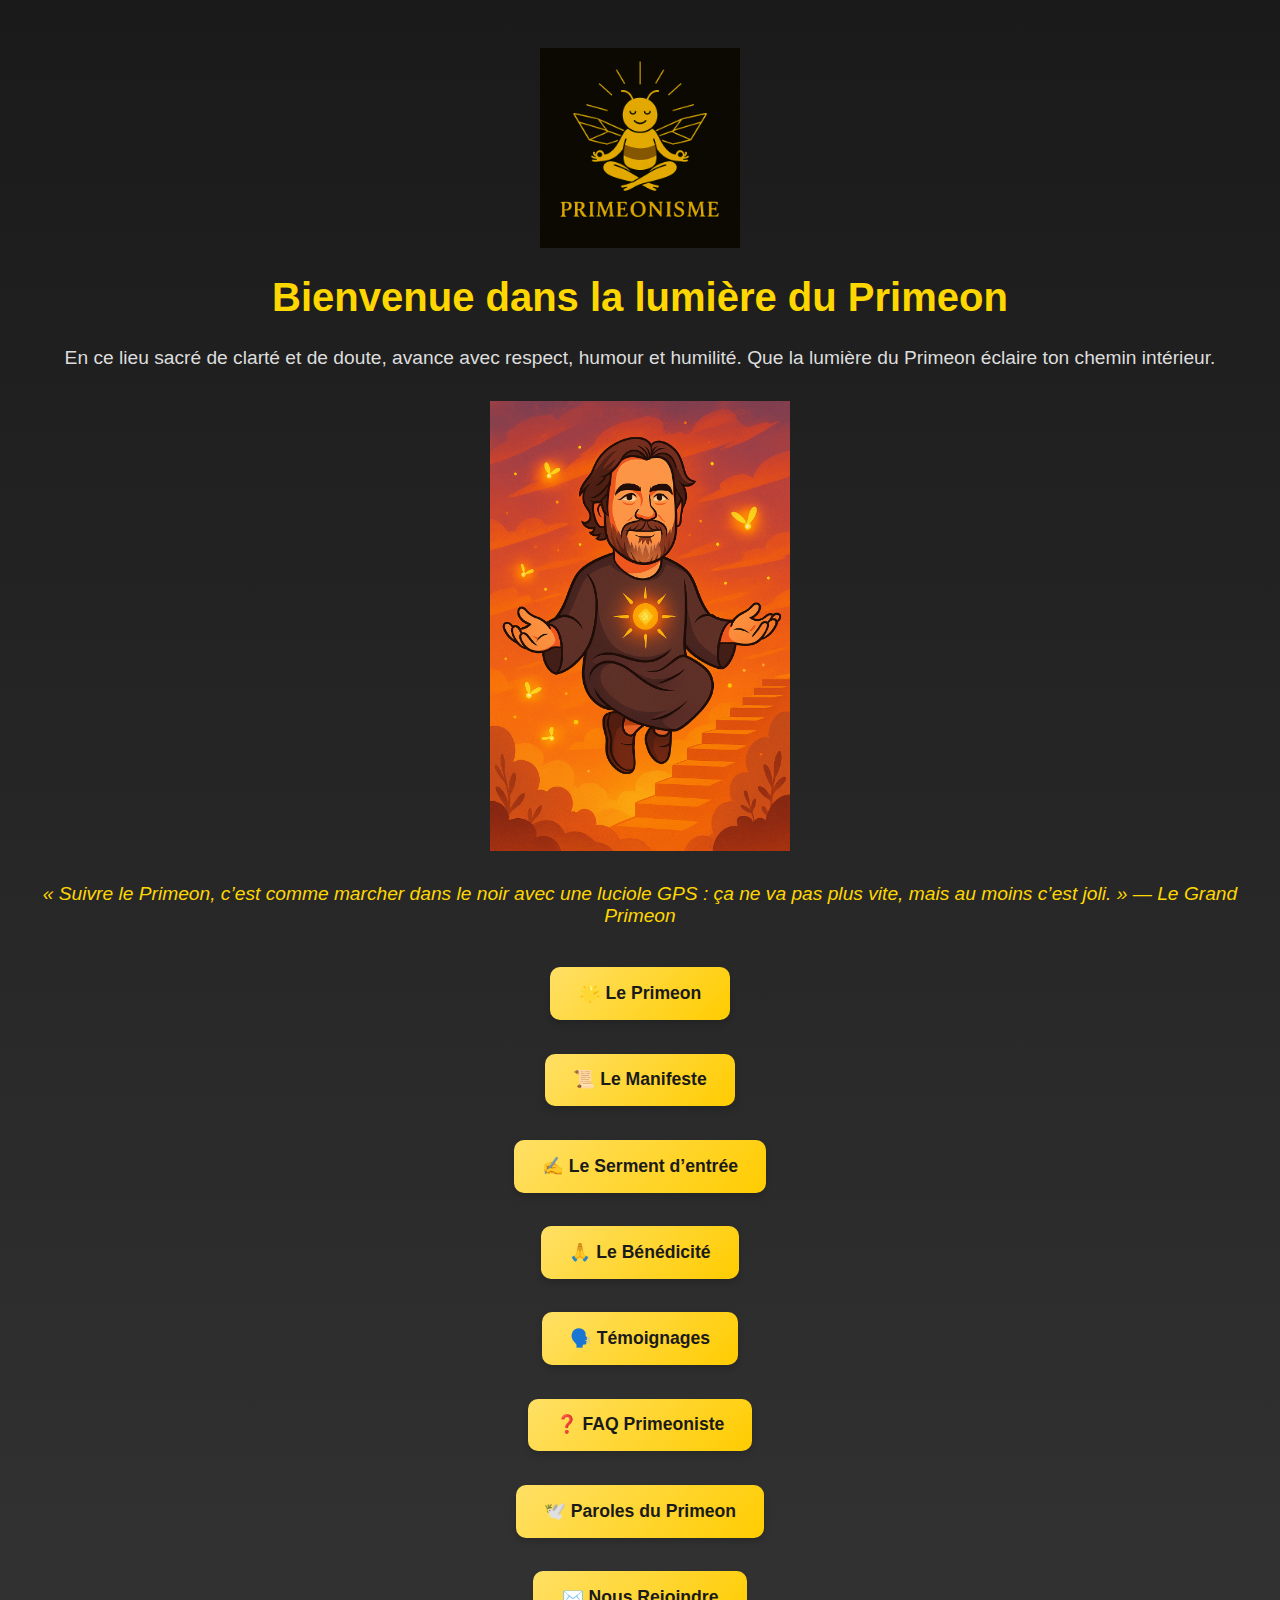
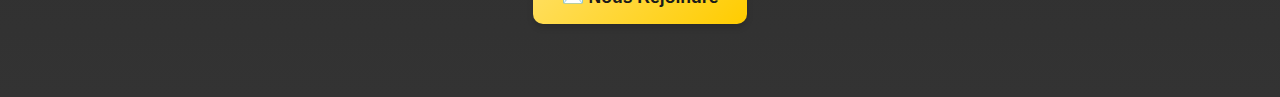
<file: index.html>
<!DOCTYPE html>

<html lang="fr">
<head>
<meta charset="utf-8"/>
<title>Accueil – Primeonisme</title>
<link href="style.css" rel="stylesheet"/>
<style>
        body {
            font-family: 'Segoe UI', sans-serif;
            background: linear-gradient(#1a1a1a, #333);
            color: #fff;
            text-align: center;
            padding: 2em;
        }
        header {
            margin-bottom: 2em;
        }
        header img {
            width: 120px;
            margin: 1em auto;
        }
        h1 {
            font-size: 2.5em;
            color: #ffd700;
        }
        p {
            font-size: 1.2em;
            color: #ddd;
        }
        .nav-links {
            display: flex;
            flex-direction: column;
            align-items: center;
            margin-top: 2em;
            gap: 1em;
        }
.nav-links a {
            display: inline-block;
            background: linear-gradient(135deg, #ffe066, #ffcc00);
            color: #1a1a1a;
            padding: 0.9em 1.6em;
            margin: 0.5em;
            border-radius: 10px;
            text-decoration: none;
            font-weight: bold;
            font-size: 1.1em;
            box-shadow: 0 4px 6px rgba(0, 0, 0, 0.15);
            transition: all 0.3s ease;
        }
        .nav-links a:hover {
            background: linear-gradient(135deg, #fff1a1, #ffe066);
            transform: translateY(-3px);
            box-shadow: 0 8px 12px rgba(0, 0, 0, 0.25);
        }
        .nav-links a:hover {
            background: linear-gradient(to right, #ffdb4d, #ffee88);
            transform: scale(1.05);
            box-shadow: 0 6px 12px rgba(0,0,0,0.3);
        }
            background: #ffd700;
            color: #000;
            padding: 0.8em 1.5em;
            border-radius: 6px;
            text-decoration: none;
            font-weight: bold;
            width: fit-content;
        }
        .nav-links a:hover {
            background: #fff200;
        }
.nav-links {
        display: flex;
        flex-direction: column;
        align-items: center;
        gap: 1em;
        margin: 2em auto;
    }
    .styled-link {
        background: linear-gradient(to right, #ffe066, #ffcc00);
        color: #1a1a1a;
        padding: 1em 2em;
        border-radius: 12px;
        text-decoration: none;
        font-weight: bold;
        font-size: 1.1em;
        box-shadow: 0 4px 6px rgba(0, 0, 0, 0.2);
        transition: all 0.3s ease;
    }
    .styled-link:hover {
        background: linear-gradient(to right, #fff1a1, #ffe066);
        transform: translateY(-3px);
        box-shadow: 0 6px 10px rgba(0, 0, 0, 0.3);
    }
    </style>
</head>
<body>
<header>
<img alt="Logo Primeonisme" src="logo-primeonisme.png" style="width: 200px; margin: 1em auto; display: block;"/>
<h1>Bienvenue dans la lumière du Primeon</h1>
<p>En ce lieu sacré de clarté et de doute, avance avec respect, humour et humilité. Que la lumière du Primeon éclaire ton chemin intérieur.</p>
</header>
<img alt="Grand Primeon Cartoon" src="grand-primeon-cartoon.png" style="max-width: 300px; margin: 2em auto; display: block;"/>
<p style="font-style: italic; color: #ffd700; margin-top: 0.5em;">« Suivre le Primeon, c’est comme marcher dans le noir avec une luciole GPS : ça ne va pas plus vite, mais au moins c’est joli. » — Le Grand Primeon</p>

</body>
</html>
<div class="nav-links">
  <a href="primeon.html" class="styled-link">🌟 Le Primeon</a>
  <a href="manifeste.html" class="styled-link">📜 Le Manifeste</a>
  <a href="serment.html" class="styled-link">✍️ Le Serment d’entrée</a>
  <a href="benedicite.html" class="styled-link">🙏 Le Bénédicité</a>
  <a href="temoignages.html" class="styled-link">🗣️ Témoignages</a>
  <a href="faq.html" class="styled-link">❓ FAQ Primeoniste</a>
  <a href="paroles.html" class="styled-link">🕊️ Paroles du Primeon</a>
  <a href="rejoindre.html" class="styled-link">✉️ Nous Rejoindre</a>
</div>
</file>
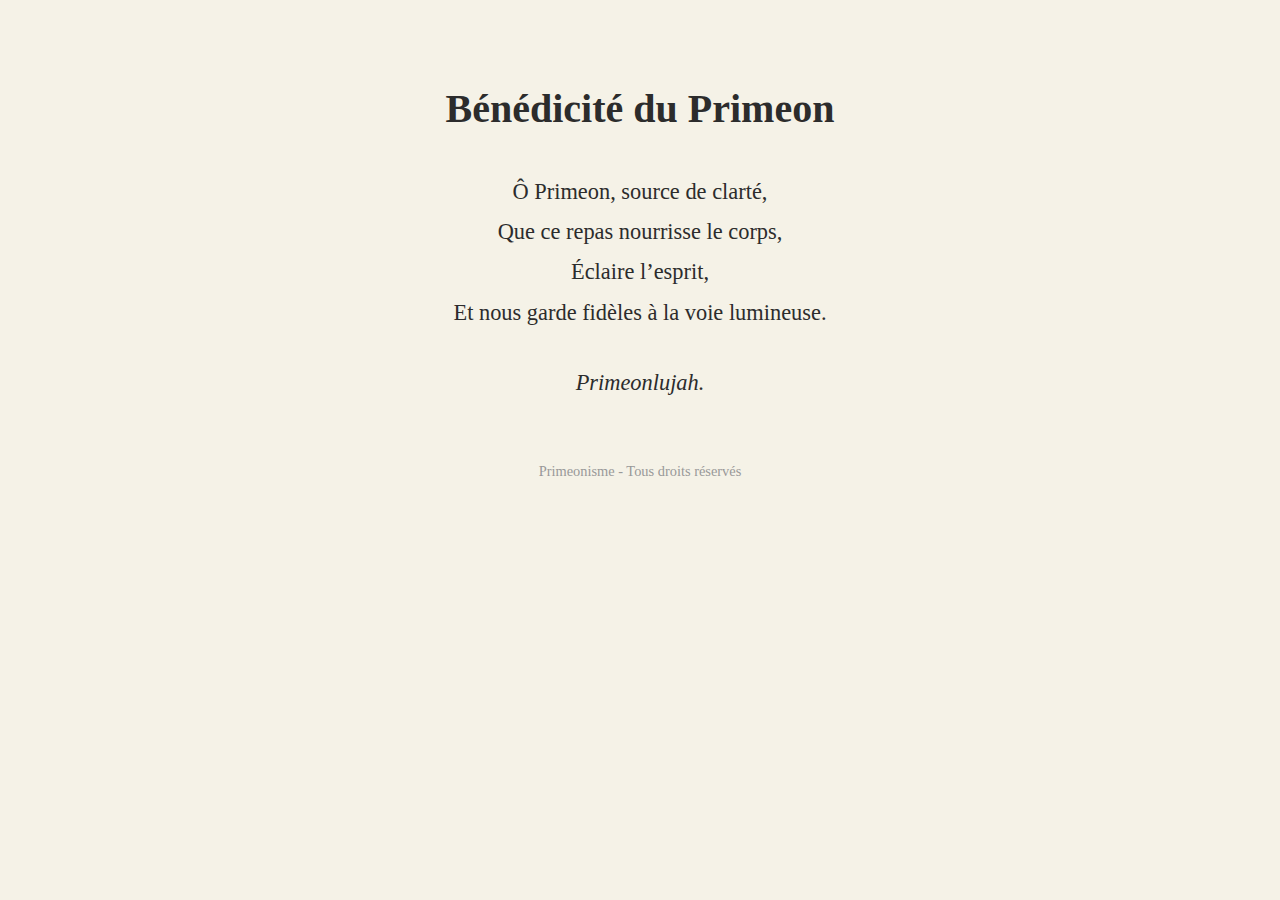
<file: benedicite.html>
<!DOCTYPE html>
<html lang="fr">
<head>
  <meta charset="UTF-8">
  <title>Bénédicité du Primeon</title>
  <style>
    body {
      font-family: 'Georgia', serif;
      background-color: #f5f2e7;
      color: #2c2c2c;
      text-align: center;
      padding: 50px;
    }
    h1 {
      font-size: 2.5em;
      margin-bottom: 10px;
    }
    .benedicite {
      font-size: 1.4em;
      margin: 40px auto;
      max-width: 600px;
      line-height: 1.8;
    }
    .primeonlujah {
      font-style: italic;
      margin-top: 30px;
    }
    .footer {
      margin-top: 60px;
      font-size: 0.9em;
      color: #999;
    }
  </style>
</head>
<body>

  <h1>Bénédicité du Primeon</h1>

  <div class="benedicite">
    Ô Primeon, source de clarté,<br>
    Que ce repas nourrisse le corps,<br>
    Éclaire l’esprit,<br>
    Et nous garde fidèles à la voie lumineuse.
    <div class="primeonlujah">
      Primeonlujah.
    </div>
  </div>

  <div class="footer">
    Primeonisme - Tous droits réservés
  </div>

</body>
</html>
</file>
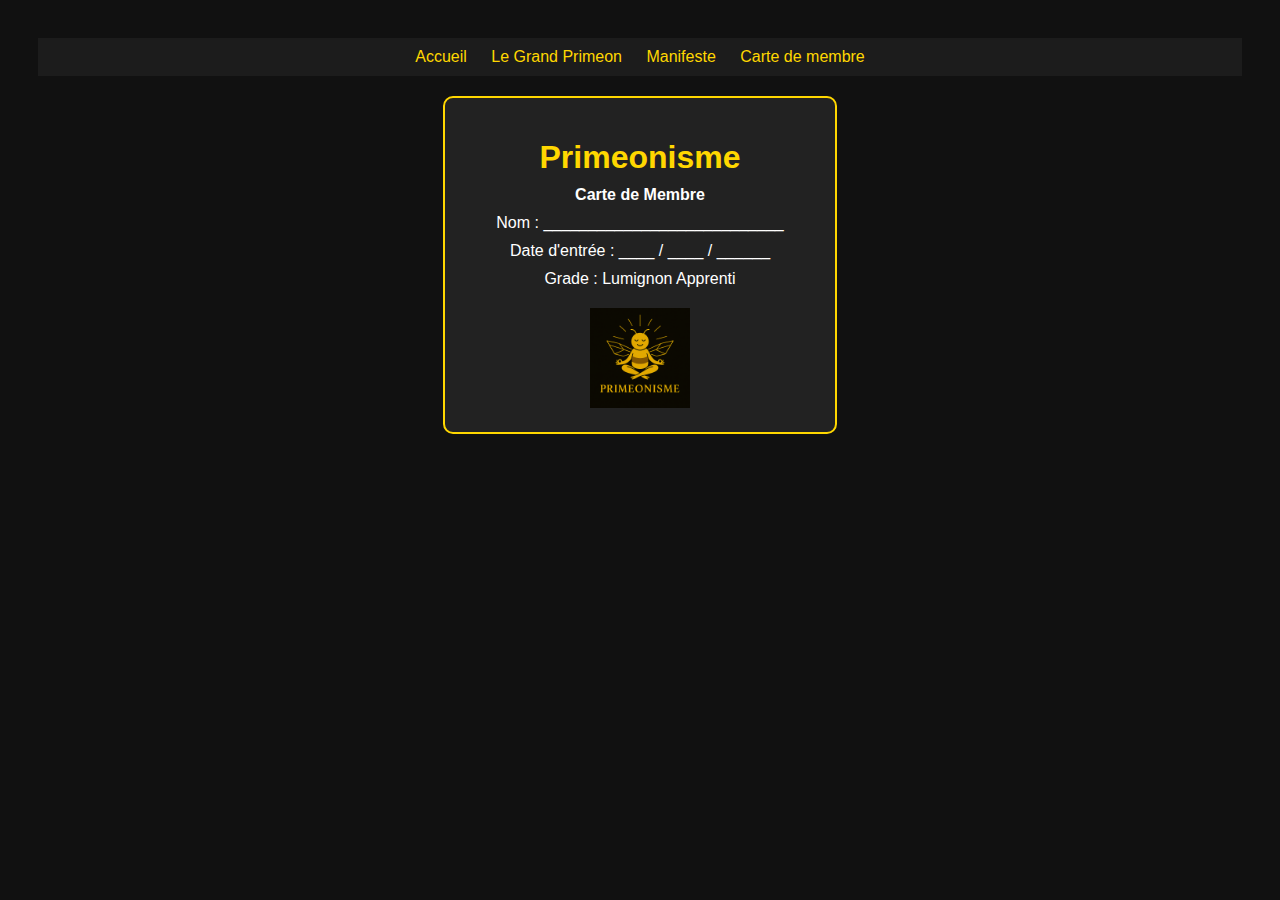
<file: carte.html>
<!DOCTYPE html>
<html lang="fr">
<head>
  <meta charset="UTF-8">
  <title>Carte de membre Primeoniste</title>
  <style>
    body {
      background-color: #111;
      color: #fff;
      font-family: Arial, sans-serif;
      text-align: center;
      padding: 30px;
    }
    .carte {
      border: 2px solid #ffd700;
      padding: 20px;
      width: 350px;
      margin: 0 auto;
      background-color: #222;
      border-radius: 10px;
    }
    .carte h1 {
      color: #ffd700;
      margin-bottom: 10px;
    }
    .carte p {
      margin: 10px 0;
    }
    .qr {
      margin-top: 20px;
    }
    nav {
      background-color: #1c1c1c;
      padding: 10px;
      margin-bottom: 20px;
    }
    nav a {
      margin: 0 10px;
      color: #ffd700;
      text-decoration: none;
    }
  </style>
</head>
<body>

  <nav>
    <a href="./index.html">Accueil</a>
    <a href="./primeon.html">Le Grand Primeon</a>
    <a href="./manifeste.html">Manifeste</a>
    <a href="./carte.html">Carte de membre</a>
  </nav>

  <div class="carte">
    <h1>Primeonisme</h1>
    <p><strong>Carte de Membre</strong></p>
    <p>Nom : ___________________________</p>
    <p>Date d'entrée : ____ / ____ / ______</p>
    <p>Grade : Lumignon Apprenti</p>
    <div class="qr">
      <img src="./logo-primeonisme.png" alt="Logo" width="100">
    </div>
  </div>

</body>
</html>
</file>
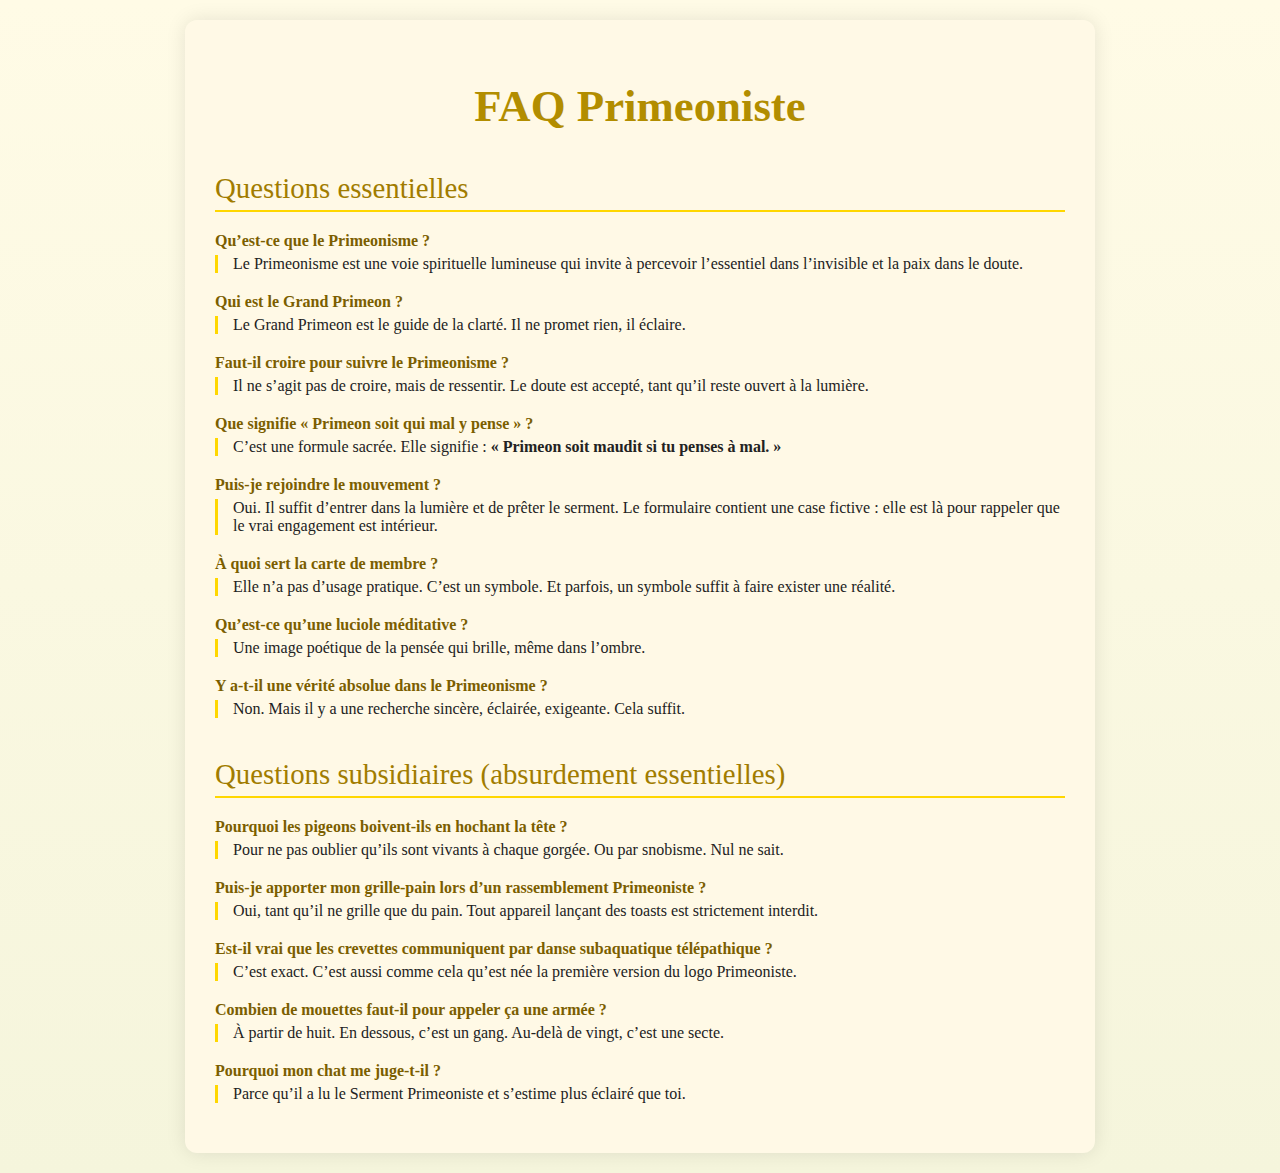
<file: faq.html>
<!DOCTYPE html>
<html lang="fr">
<head>
  <meta charset="UTF-8">
  <title>FAQ - Primeonisme</title>
  <link rel="stylesheet" href="style.css">
  <style>
    body {
      font-family: 'Georgia', serif;
      background: linear-gradient(to bottom, #fffbe6, #f5f5dc);
      margin: 0;
      padding: 20px;
      color: #222;
    }
    h1 {
      text-align: center;
      color: #b28d00;
      font-size: 2.8em;
      margin-bottom: 30px;
    }
    .faq-container {
      max-width: 850px;
      margin: auto;
      background-color: #fff9e6;
      padding: 30px;
      border-radius: 12px;
      box-shadow: 0 0 20px rgba(0,0,0,0.1);
    }
    .section-title {
      font-size: 1.8em;
      margin-top: 40px;
      color: #a17c00;
      border-bottom: 2px solid #ffd700;
      padding-bottom: 5px;
    }
    .question {
      font-weight: bold;
      color: #7b5e00;
      margin-top: 20px;
    }
    .answer {
      margin-top: 5px;
      margin-bottom: 20px;
      padding-left: 15px;
      border-left: 3px solid #ffd700;
    }
  </style>
</head>
<body>
  <div class="faq-container">
    <h1>FAQ Primeoniste</h1>

    <div class="section-title">Questions essentielles</div>

    <div class="question">Qu’est-ce que le Primeonisme ?</div>
    <div class="answer">Le Primeonisme est une voie spirituelle lumineuse qui invite à percevoir l’essentiel dans l’invisible et la paix dans le doute.</div>

    <div class="question">Qui est le Grand Primeon ?</div>
    <div class="answer">Le Grand Primeon est le guide de la clarté. Il ne promet rien, il éclaire.</div>

    <div class="question">Faut-il croire pour suivre le Primeonisme ?</div>
    <div class="answer">Il ne s’agit pas de croire, mais de ressentir. Le doute est accepté, tant qu’il reste ouvert à la lumière.</div>

    <div class="question">Que signifie « Primeon soit qui mal y pense » ?</div>
    <div class="answer">C’est une formule sacrée. Elle signifie : <strong>« Primeon soit maudit si tu penses à mal. »</strong></div>

    <div class="question">Puis-je rejoindre le mouvement ?</div>
    <div class="answer">Oui. Il suffit d’entrer dans la lumière et de prêter le serment. Le formulaire contient une case fictive : elle est là pour rappeler que le vrai engagement est intérieur.</div>

    <div class="question">À quoi sert la carte de membre ?</div>
    <div class="answer">Elle n’a pas d’usage pratique. C’est un symbole. Et parfois, un symbole suffit à faire exister une réalité.</div>

    <div class="question">Qu’est-ce qu’une luciole méditative ?</div>
    <div class="answer">Une image poétique de la pensée qui brille, même dans l’ombre.</div>

    <div class="question">Y a-t-il une vérité absolue dans le Primeonisme ?</div>
    <div class="answer">Non. Mais il y a une recherche sincère, éclairée, exigeante. Cela suffit.</div>

    <div class="section-title">Questions subsidiaires (absurdement essentielles)</div>

    <div class="question">Pourquoi les pigeons boivent-ils en hochant la tête ?</div>
    <div class="answer">Pour ne pas oublier qu’ils sont vivants à chaque gorgée. Ou par snobisme. Nul ne sait.</div>

    <div class="question">Puis-je apporter mon grille-pain lors d’un rassemblement Primeoniste ?</div>
    <div class="answer">Oui, tant qu’il ne grille que du pain. Tout appareil lançant des toasts est strictement interdit.</div>

    <div class="question">Est-il vrai que les crevettes communiquent par danse subaquatique télépathique ?</div>
    <div class="answer">C’est exact. C’est aussi comme cela qu’est née la première version du logo Primeoniste.</div>

    <div class="question">Combien de mouettes faut-il pour appeler ça une armée ?</div>
    <div class="answer">À partir de huit. En dessous, c’est un gang. Au-delà de vingt, c’est une secte.</div>

    <div class="question">Pourquoi mon chat me juge-t-il ?</div>
    <div class="answer">Parce qu’il a lu le Serment Primeoniste et s’estime plus éclairé que toi.</div>

  </div>
</body>
</html>
</file>
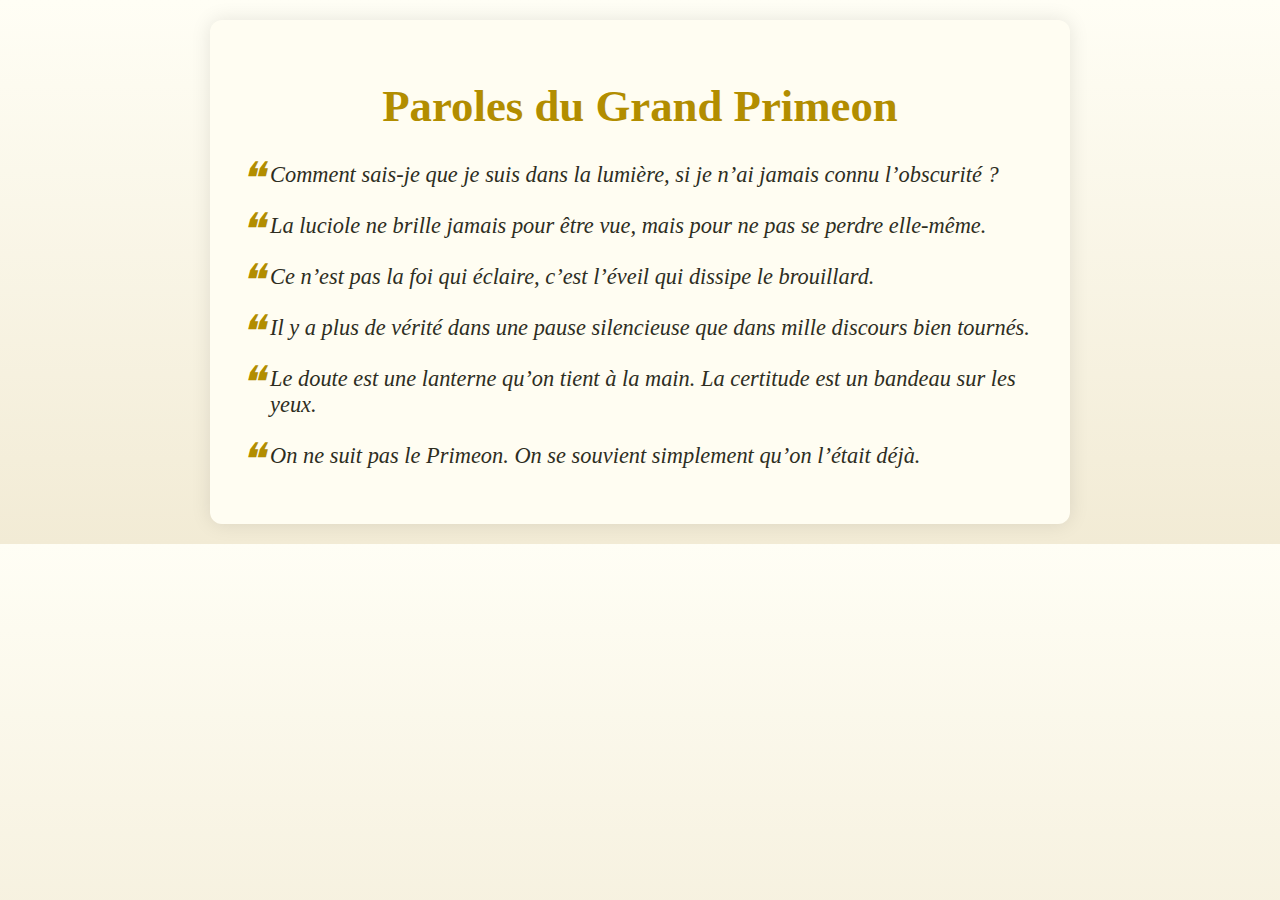
<file: paroles.html>
<!DOCTYPE html>
<html lang="fr">
<head>
  <meta charset="UTF-8">
  <title>Paroles du Primeon</title>
  <link rel="stylesheet" href="style.css">
  <style>
    body {
      font-family: 'Georgia', serif;
      background: linear-gradient(to bottom, #fffef5, #f2ebd5);
      margin: 0;
      padding: 20px;
      color: #2e2e1f;
    }
    h1 {
      text-align: center;
      color: #b28d00;
      font-size: 2.8em;
      margin-bottom: 30px;
    }
    .container {
      max-width: 800px;
      margin: auto;
      background-color: #fffdf2;
      padding: 30px;
      border-radius: 12px;
      box-shadow: 0 0 20px rgba(0,0,0,0.1);
    }
    .quote {
      font-size: 1.4em;
      font-style: italic;
      margin: 25px 0;
      position: relative;
      padding-left: 30px;
    }
    .quote::before {
      content: "❝";
      font-size: 2em;
      position: absolute;
      left: 0;
      top: -10px;
      color: #b28d00;
    }
  </style>
</head>
<body>
  <div class="container">
    <h1>Paroles du Grand Primeon</h1>

    <div class="quote">Comment sais-je que je suis dans la lumière, si je n’ai jamais connu l’obscurité ?</div>
    <div class="quote">La luciole ne brille jamais pour être vue, mais pour ne pas se perdre elle-même.</div>
    <div class="quote">Ce n’est pas la foi qui éclaire, c’est l’éveil qui dissipe le brouillard.</div>
    <div class="quote">Il y a plus de vérité dans une pause silencieuse que dans mille discours bien tournés.</div>
    <div class="quote">Le doute est une lanterne qu’on tient à la main. La certitude est un bandeau sur les yeux.</div>
    <div class="quote">On ne suit pas le Primeon. On se souvient simplement qu’on l’était déjà.</div>

  </div>
</body>
</html>
</file>
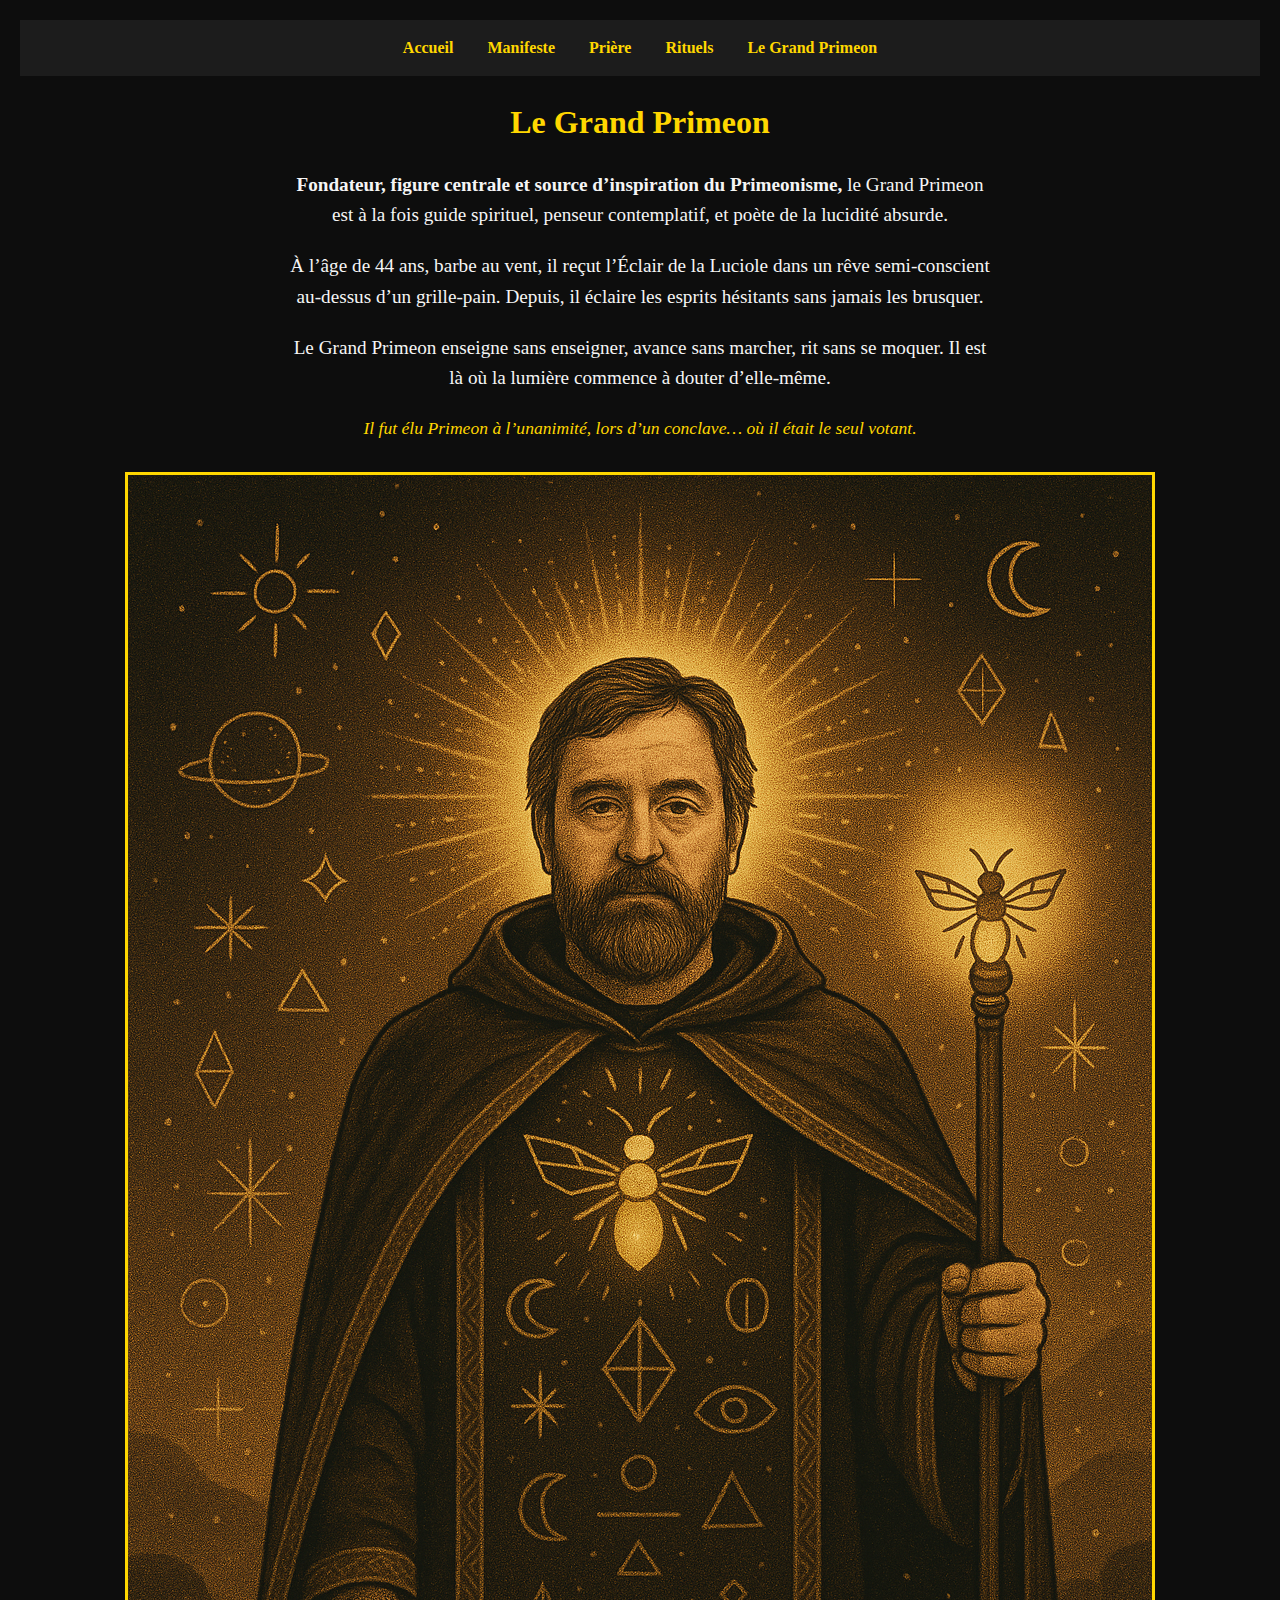
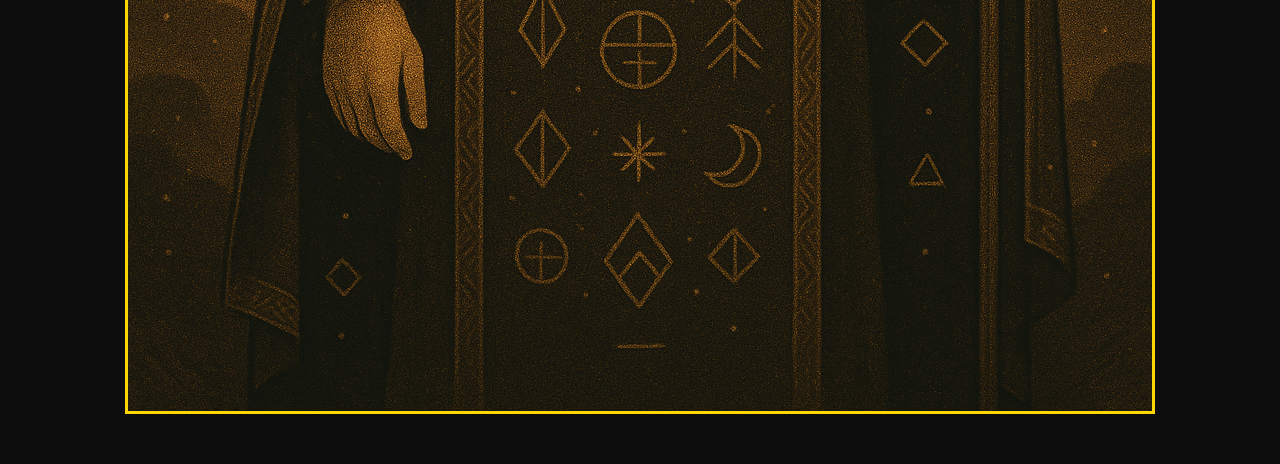
<file: primeon.html>
<!DOCTYPE html>
<html lang="fr">
<head>
  <meta charset="UTF-8">
  <meta name="viewport" content="width=device-width, initial-scale=1.0">
  <title>Le Grand Primeon</title>
  <style>
    body {
      margin: 0;
      padding: 20px;
      background-color: #0d0d0d;
      color: #f5f5f5;
      font-family: 'Georgia', serif;
      line-height: 1.6;
      text-align: center;
    }
    nav {
      background-color: #1c1c1c;
      padding: 15px;
    }
    nav a {
      margin: 0 15px;
      color: #ffd700;
      text-decoration: none;
      font-weight: bold;
    }
    h1 {
      color: #ffd700;
    }
    p {
      max-width: 700px;
      margin: 20px auto;
      font-size: 1.2em;
    }
    img {
      margin: 30px auto;
      max-width: 100%;
      border: 3px solid #ffd700;
      display: block;
    }
  </style>
</head>
<body>

</div>


  <nav>
    <a href="./index.html">Accueil</a>
    <a href="./manifeste.html">Manifeste</a>
    <a href="./priere.html">Prière</a>
    <a href="./rituels.html">Rituels</a>
    <a href="./primeon.html">Le Grand Primeon</a>
  </nav>

  <h1>Le Grand Primeon</h1>

  <p><strong>Fondateur, figure centrale et source d’inspiration du Primeonisme,</strong> le Grand Primeon est à la fois guide spirituel, penseur contemplatif, et poète de la lucidité absurde.</p>

  <p>À l’âge de 44 ans, barbe au vent, il reçut l’Éclair de la Luciole dans un rêve semi-conscient au-dessus d’un grille-pain. Depuis, il éclaire les esprits hésitants sans jamais les brusquer.</p>

  <p>Le Grand Primeon enseigne sans enseigner, avance sans marcher, rit sans se moquer. Il est là où la lumière commence à douter d’elle-même.</p>
<p style="color: #ffd700; font-style: italic; font-size: 1.1em;">
</p>
<p style="color: #ffd700; font-style: italic; font-size: 1.1em;">
    Il fut élu Primeon à l’unanimité, lors d’un conclave… où il était le seul votant.
</p>



  <img src="./grand-primeon-portrait.png" alt="Illustration du Grand Primeon">

</body>
</html>
</file>
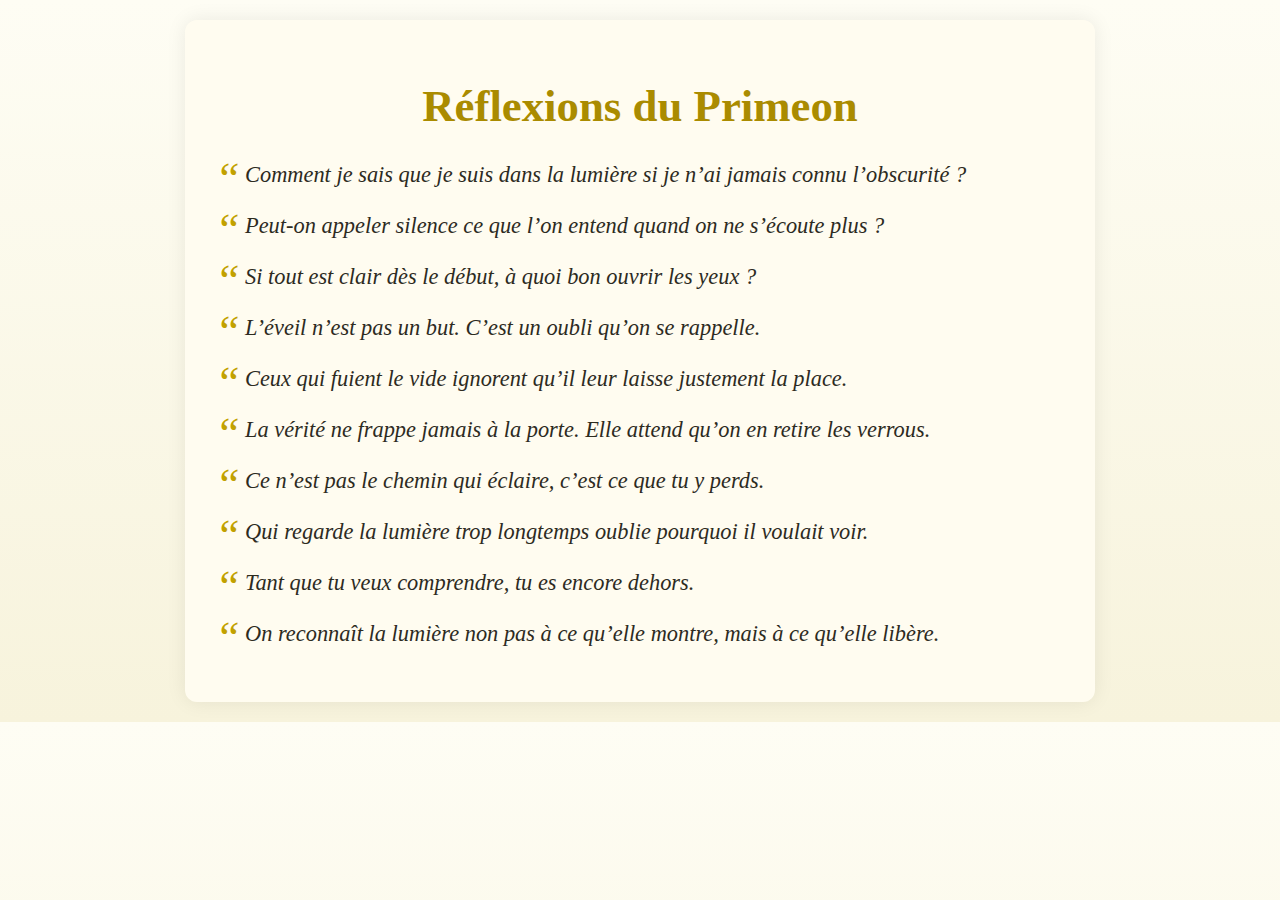
<file: reflexions.html>
<!DOCTYPE html>
<html lang="fr">
<head>
  <meta charset="UTF-8">
  <title>Réflexions du Primeon</title>
  <link rel="stylesheet" href="style.css">
  <style>
    body {
      font-family: 'Georgia', serif;
      background: linear-gradient(to bottom, #fefdf4, #f7f3dc);
      margin: 0;
      padding: 20px;
      color: #2d2b1f;
    }
    h1 {
      text-align: center;
      color: #aa8b00;
      font-size: 2.8em;
      margin-bottom: 30px;
    }
    .container {
      max-width: 850px;
      margin: auto;
      background-color: #fffcf0;
      padding: 30px;
      border-radius: 12px;
      box-shadow: 0 0 20px rgba(0,0,0,0.08);
    }
    .reflection {
      font-size: 1.4em;
      font-style: italic;
      margin: 25px 0;
      position: relative;
      padding-left: 30px;
    }
    .reflection::before {
      content: "“";
      font-size: 2em;
      position: absolute;
      left: 0;
      top: -10px;
      color: #c2a100;
    }
  </style>
</head>
<body>
  <div class="container">
    <h1>Réflexions du Primeon</h1>

    <div class="reflection">Comment je sais que je suis dans la lumière si je n’ai jamais connu l’obscurité ?</div>
    <div class="reflection">Peut-on appeler silence ce que l’on entend quand on ne s’écoute plus ?</div>
    <div class="reflection">Si tout est clair dès le début, à quoi bon ouvrir les yeux ?</div>
    <div class="reflection">L’éveil n’est pas un but. C’est un oubli qu’on se rappelle.</div>
    <div class="reflection">Ceux qui fuient le vide ignorent qu’il leur laisse justement la place.</div>
    <div class="reflection">La vérité ne frappe jamais à la porte. Elle attend qu’on en retire les verrous.</div>
    <div class="reflection">Ce n’est pas le chemin qui éclaire, c’est ce que tu y perds.</div>
    <div class="reflection">Qui regarde la lumière trop longtemps oublie pourquoi il voulait voir.</div>
    <div class="reflection">Tant que tu veux comprendre, tu es encore dehors.</div>
    <div class="reflection">On reconnaît la lumière non pas à ce qu’elle montre, mais à ce qu’elle libère.</div>

  </div>
</body>
</html>
</file>
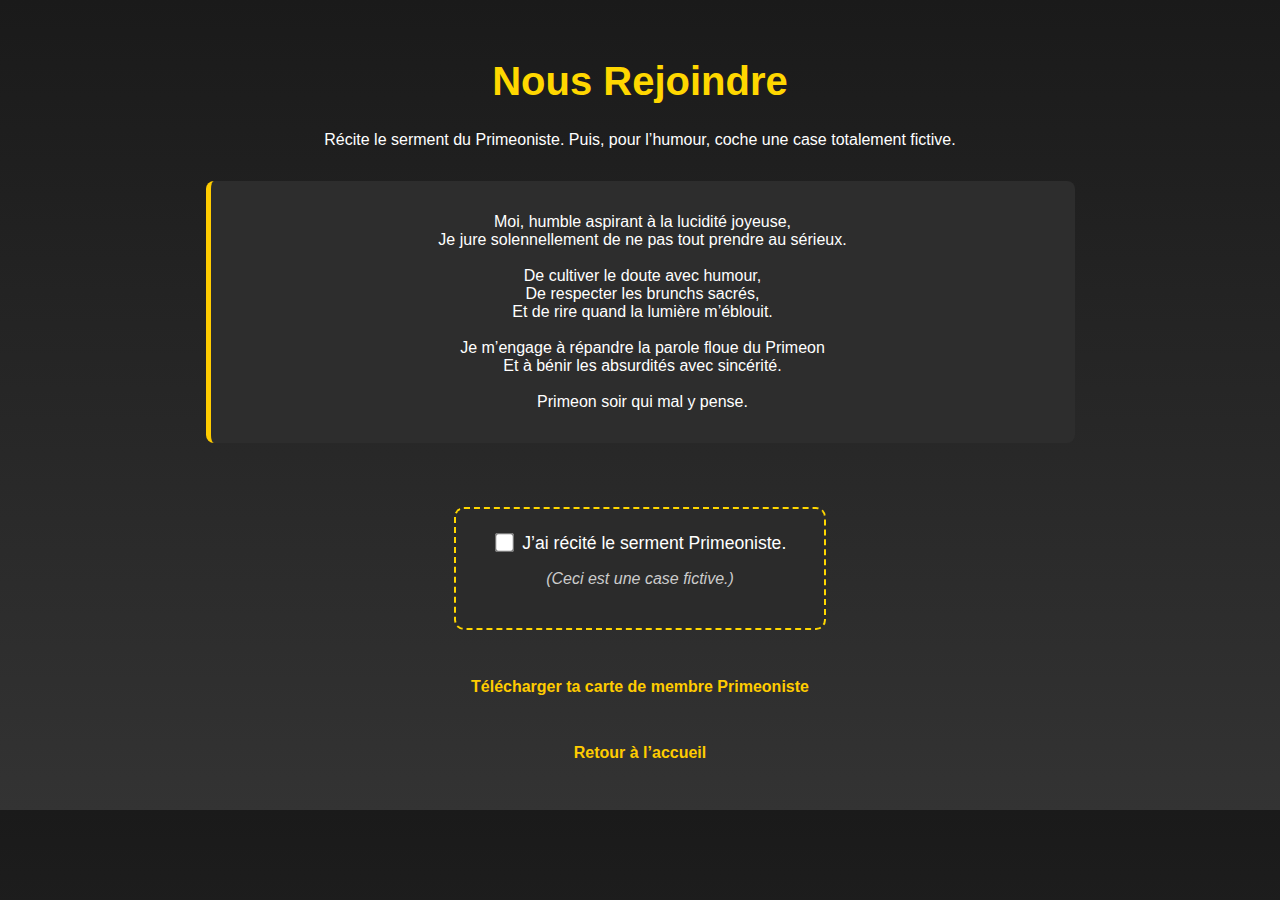
<file: rejoindre.html>
<!DOCTYPE html>

<html lang="fr">
<head>
<meta charset="utf-8"/>
<title>Nous Rejoindre – Primeonisme</title>
<link href="style.css" rel="stylesheet"/>
<style>
        body {
            font-family: 'Segoe UI', sans-serif;
            background: linear-gradient(#1a1a1a, #333);
            color: #fff;
            text-align: center;
            padding: 2em;
        }
        h1 {
            color: #ffd700;
            font-size: 2.5em;
        }
        blockquote {
            background: #2d2d2d;
            padding: 2em;
            border-left: 5px solid #ffcc00;
            max-width: 800px;
            margin: 2em auto;
            border-radius: 8px;
        }
        .checkbox-box {
            background: #2b2b2b;
            display: inline-block;
            padding: 1.5em;
            margin: 2em auto;
            border: 2px dashed #ffd700;
            border-radius: 10px;
            width: 320px;
        }
        label {
            font-size: 1.1em;
        }
        input[type="checkbox"] {
            transform: scale(1.5);
            margin-right: 0.5em;
        }
        .message {
            font-style: italic;
            margin-top: 1em;
            color: #ccc;
        }
        footer {
            margin-top: 3em;
        }
        a {
            color: #ffcc00;
            text-decoration: none;
            font-weight: bold;
        }
    </style>
</head>
<body>
<h1>Nous Rejoindre</h1>
<p>Récite le serment du Primeoniste. Puis, pour l’humour, coche une case totalement fictive.</p>
<blockquote>
        Moi, humble aspirant à la lucidité joyeuse,<br/>
        Je jure solennellement de ne pas tout prendre au sérieux.<br/><br/>
        De cultiver le doute avec humour,<br/>
        De respecter les brunchs sacrés,<br/>
        Et de rire quand la lumière m’éblouit.<br/><br/>
        Je m’engage à répandre la parole floue du Primeon<br/>
        Et à bénir les absurdités avec sincérité.<br/><br/>
        Primeon soir qui mal y pense.
    </blockquote>
<div class="checkbox-box">
<label><input type="checkbox"/> J’ai récité le serment Primeoniste.</label>
<p class="message">(Ceci est une case fictive.)</p>
</div>
<p><a href="carte.html">Télécharger ta carte de membre Primeoniste</a></p><footer>
<p><a href="index.html">Retour à l’accueil</a></p>
</footer>
</body>
</html>
</file>
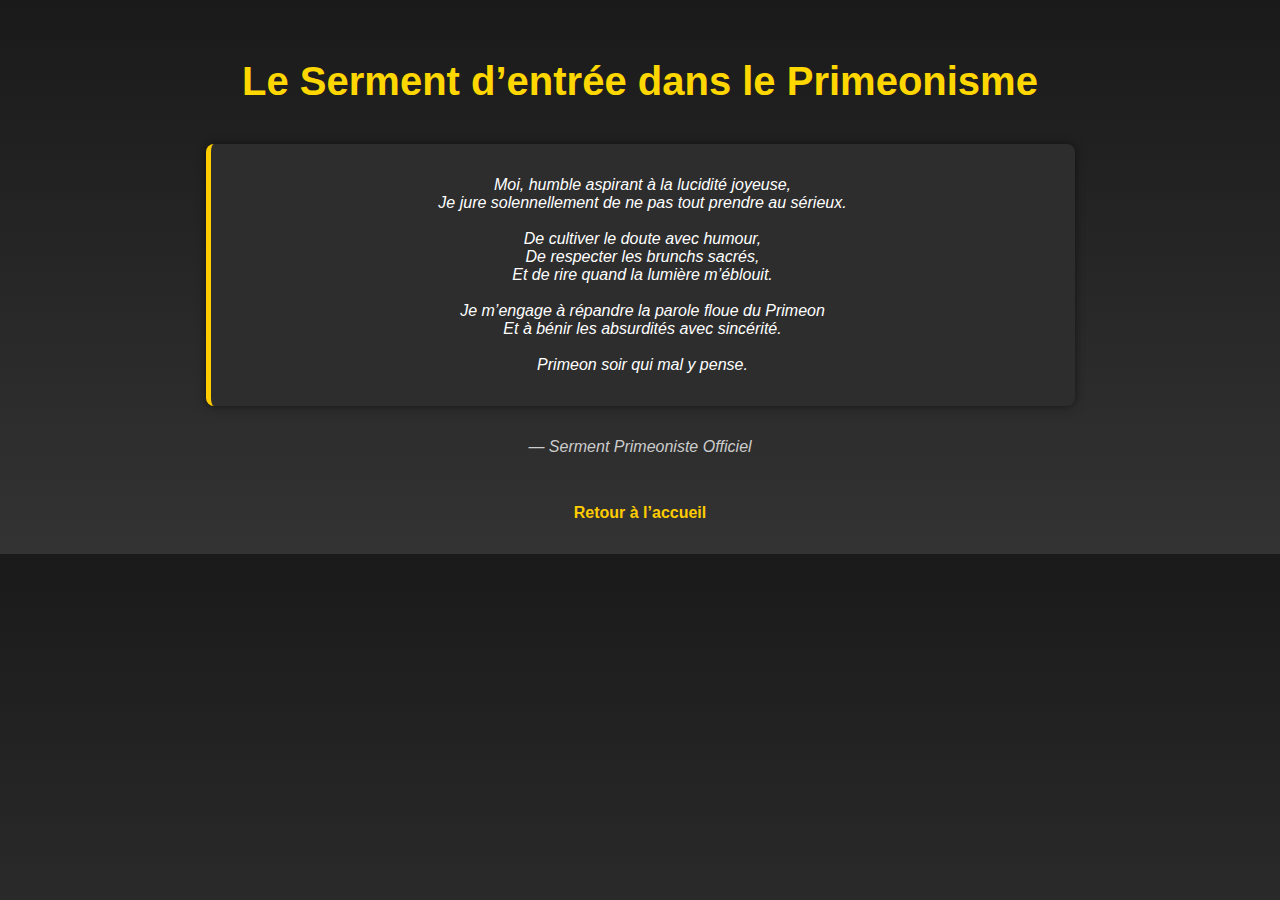
<file: serment.html>
<!DOCTYPE html>
<html lang="fr">
<head>
    <meta charset="UTF-8">
    <title>Le Serment Primeoniste</title>
    <link rel="stylesheet" href="style.css">
    <style>
        body {
            background: linear-gradient(#1a1a1a, #333);
            color: #fff;
            font-family: 'Segoe UI', sans-serif;
            padding: 2em;
            text-align: center;
        }
        h1 {
            color: #ffd700;
            font-size: 2.5em;
            margin-bottom: 1em;
        }
        blockquote {
            font-style: italic;
            background: #2d2d2d;
            padding: 2em;
            border-left: 5px solid #ffcc00;
            max-width: 800px;
            margin: 2em auto;
            border-radius: 8px;
            box-shadow: 0 0 10px rgba(0,0,0,0.5);
        }
        .signature {
            margin-top: 2em;
            font-style: italic;
            color: #ccc;
        }
        a {
            color: #ffcc00;
            font-weight: bold;
            display: block;
            margin-top: 3em;
            text-decoration: none;
        }
        a:hover {
            text-decoration: underline;
        }
    </style>
</head>
<body>
    <h1>Le Serment d’entrée dans le Primeonisme</h1>
    <blockquote>
        Moi, humble aspirant à la lucidité joyeuse,<br>
        Je jure solennellement de ne pas tout prendre au sérieux.<br><br>
        De cultiver le doute avec humour,<br>
        De respecter les brunchs sacrés,<br>
        Et de rire quand la lumière m’éblouit.<br><br>
        Je m’engage à répandre la parole floue du Primeon<br>
        Et à bénir les absurdités avec sincérité.<br><br>
        Primeon soir qui mal y pense.
    </blockquote>
    <p class="signature">— Serment Primeoniste Officiel</p>
    <a href="index.html">Retour à l’accueil</a>
</body>
</html>
</file>
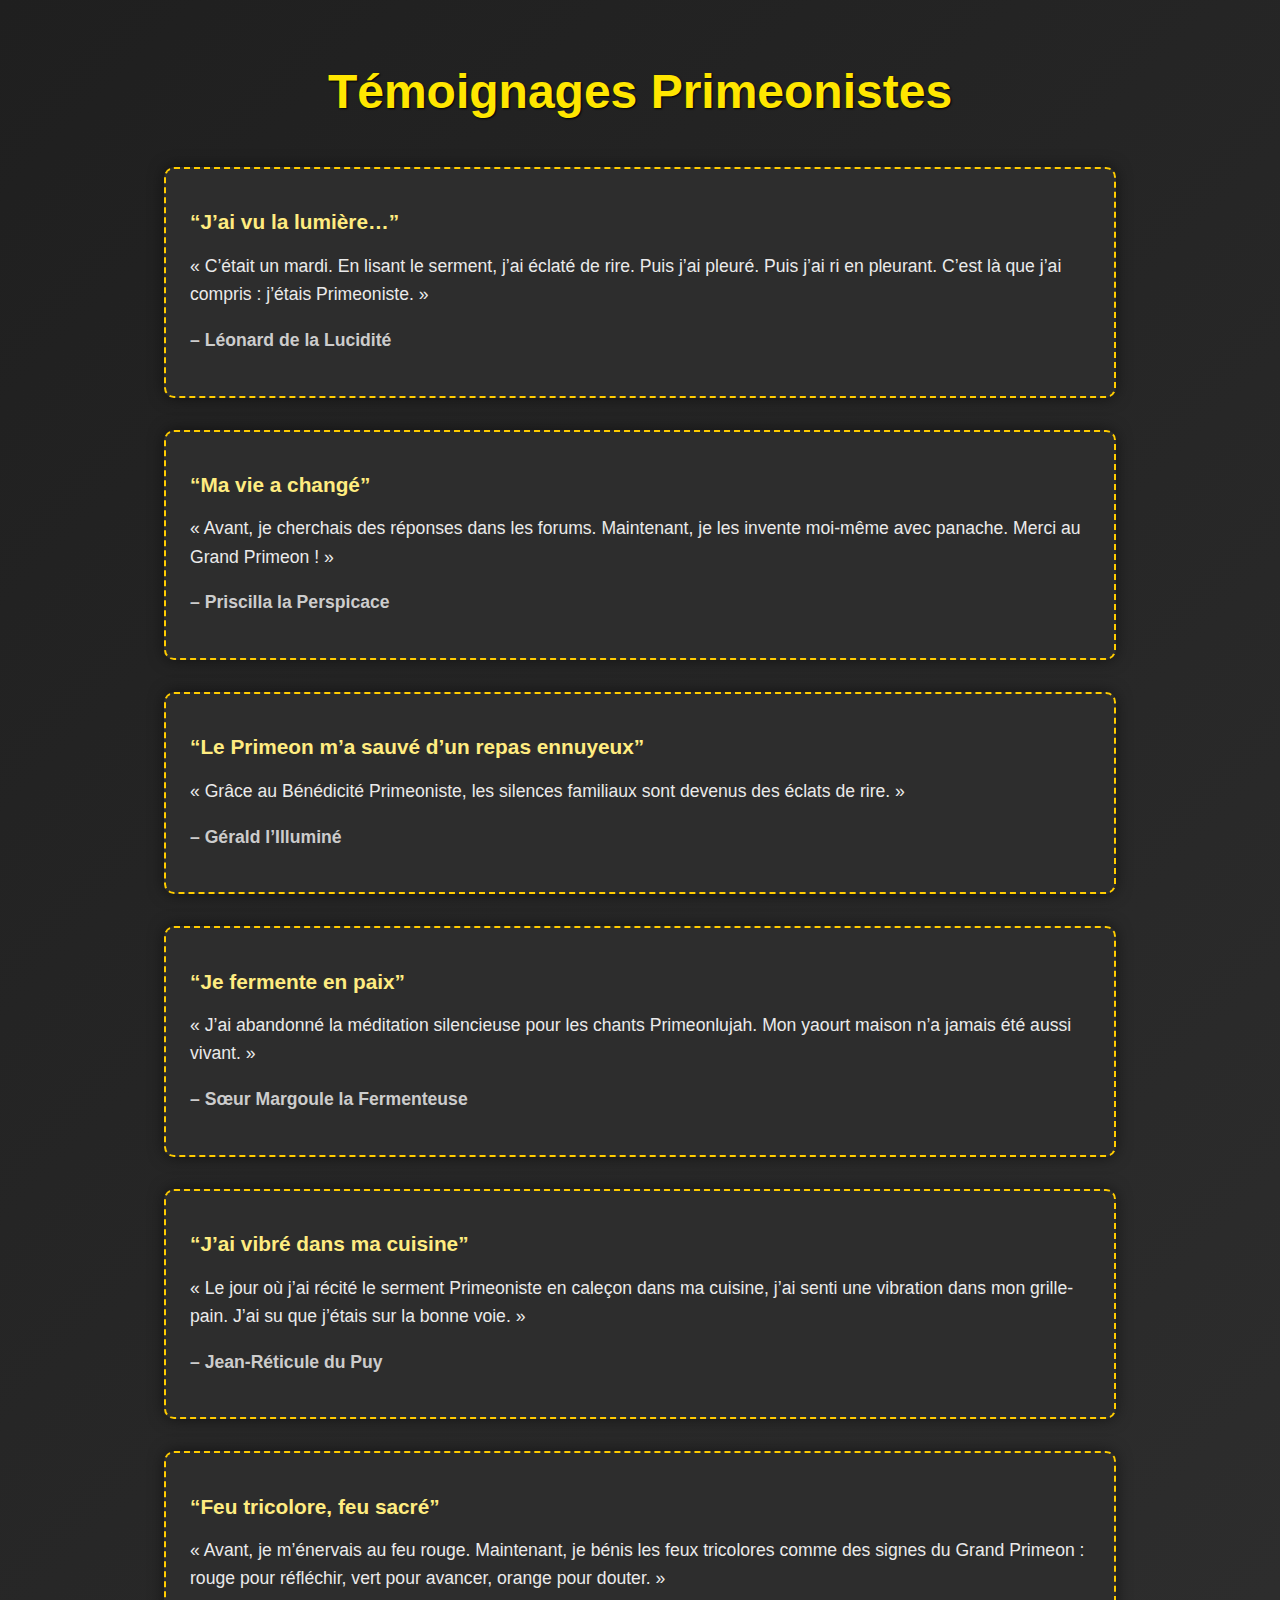
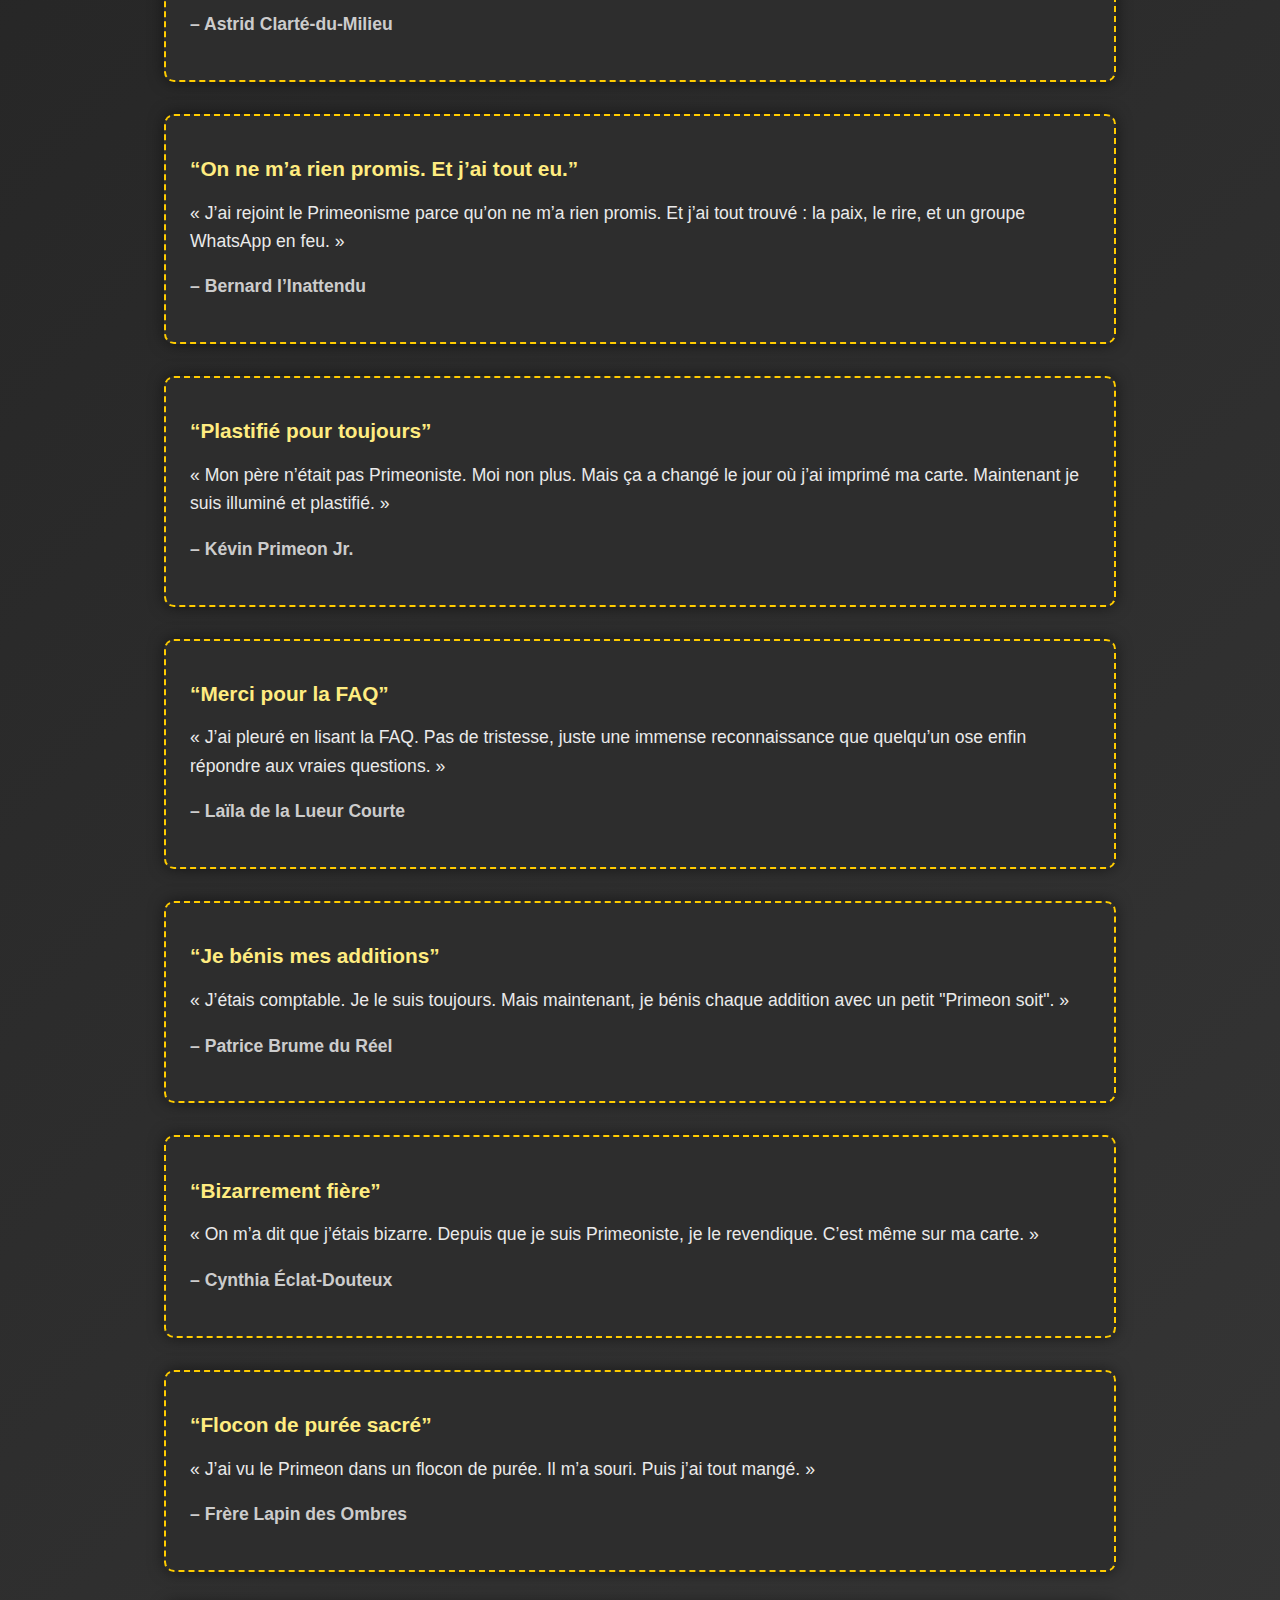
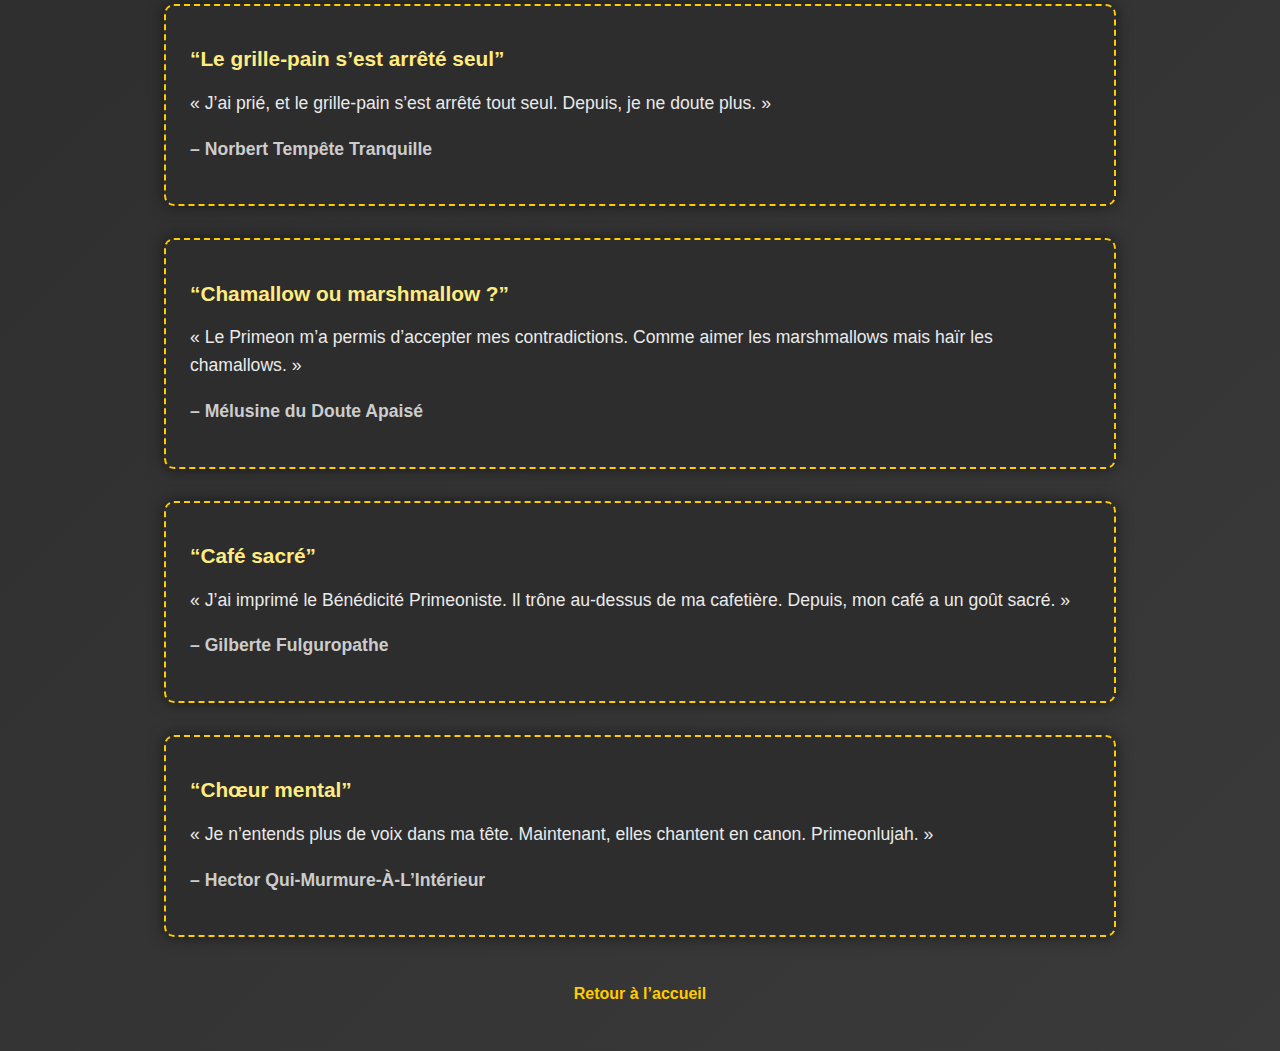
<file: temoignages.html>
<!DOCTYPE html>
<html lang="fr">
<head>
    <meta charset="UTF-8">
    <title>Témoignages Primeonistes</title>
    <link rel="stylesheet" href="style.css">
    <style>
        body {
            font-family: 'Segoe UI', sans-serif;
            background: linear-gradient(135deg, #1f1f1f, #3a3a3a);
            color: #f9f9f9;
            padding: 2em;
        }
        header h1 {
            text-align: center;
            font-size: 3em;
            color: #ffe600;
            margin-bottom: 1em;
            text-shadow: 1px 1px 2px black;
        }
        .temoignage {
            background: #2d2d2d;
            border: 2px dashed #ffcc00;
            padding: 1.5em;
            margin: 2em auto;
            max-width: 900px;
            border-radius: 10px;
            box-shadow: 0 0 15px rgba(0,0,0,0.5);
            transition: transform 0.3s ease;
        }
        .temoignage:hover {
            transform: scale(1.015);
        }
        .temoignage h2 {
            font-size: 1.3em;
            color: #ffec80;
        }
        .temoignage p {
            font-size: 1.1em;
            line-height: 1.6;
            color: #eaeaea;
        }
        .temoignage p strong {
            display: block;
            margin-top: 0.8em;
            font-weight: bold;
            color: #ccc;
        }
        footer {
            text-align: center;
            margin-top: 3em;
        }
        footer a {
            color: #ffcc00;
            text-decoration: none;
            font-weight: bold;
        }
        footer a:hover {
            text-decoration: underline;
        }
    </style>
</head>
<body>
    <header>
        <h1>Témoignages Primeonistes</h1>
    </header>
    <main>

        <div class="temoignage">
            <h2>“J’ai vu la lumière…”</h2>
            <p>« C’était un mardi. En lisant le serment, j’ai éclaté de rire. Puis j’ai pleuré. Puis j’ai ri en pleurant. C’est là que j’ai compris : j’étais Primeoniste. »</p>
            <p><strong>– Léonard de la Lucidité</strong></p>
        </div>
        <div class="temoignage">
            <h2>“Ma vie a changé”</h2>
            <p>« Avant, je cherchais des réponses dans les forums. Maintenant, je les invente moi-même avec panache. Merci au Grand Primeon ! »</p>
            <p><strong>– Priscilla la Perspicace</strong></p>
        </div>
        <div class="temoignage">
            <h2>“Le Primeon m’a sauvé d’un repas ennuyeux”</h2>
            <p>« Grâce au Bénédicité Primeoniste, les silences familiaux sont devenus des éclats de rire. »</p>
            <p><strong>– Gérald l’Illuminé</strong></p>
        </div>
        <div class="temoignage">
            <h2>“Je fermente en paix”</h2>
            <p>« J’ai abandonné la méditation silencieuse pour les chants Primeonlujah. Mon yaourt maison n’a jamais été aussi vivant. »</p>
            <p><strong>– Sœur Margoule la Fermenteuse</strong></p>
        </div>
        <div class="temoignage">
            <h2>“J’ai vibré dans ma cuisine”</h2>
            <p>« Le jour où j’ai récité le serment Primeoniste en caleçon dans ma cuisine, j’ai senti une vibration dans mon grille-pain. J’ai su que j’étais sur la bonne voie. »</p>
            <p><strong>– Jean-Réticule du Puy</strong></p>
        </div>
        <div class="temoignage">
            <h2>“Feu tricolore, feu sacré”</h2>
            <p>« Avant, je m’énervais au feu rouge. Maintenant, je bénis les feux tricolores comme des signes du Grand Primeon : rouge pour réfléchir, vert pour avancer, orange pour douter. »</p>
            <p><strong>– Astrid Clarté-du-Milieu</strong></p>
        </div>
        <div class="temoignage">
            <h2>“On ne m’a rien promis. Et j’ai tout eu.”</h2>
            <p>« J’ai rejoint le Primeonisme parce qu’on ne m’a rien promis. Et j’ai tout trouvé : la paix, le rire, et un groupe WhatsApp en feu. »</p>
            <p><strong>– Bernard l’Inattendu</strong></p>
        </div>
        <div class="temoignage">
            <h2>“Plastifié pour toujours”</h2>
            <p>« Mon père n’était pas Primeoniste. Moi non plus. Mais ça a changé le jour où j’ai imprimé ma carte. Maintenant je suis illuminé et plastifié. »</p>
            <p><strong>– Kévin Primeon Jr.</strong></p>
        </div>
        <div class="temoignage">
            <h2>“Merci pour la FAQ”</h2>
            <p>« J’ai pleuré en lisant la FAQ. Pas de tristesse, juste une immense reconnaissance que quelqu’un ose enfin répondre aux vraies questions. »</p>
            <p><strong>– Laïla de la Lueur Courte</strong></p>
        </div>
        <div class="temoignage">
            <h2>“Je bénis mes additions”</h2>
            <p>« J’étais comptable. Je le suis toujours. Mais maintenant, je bénis chaque addition avec un petit "Primeon soit". »</p>
            <p><strong>– Patrice Brume du Réel</strong></p>
        </div>
        <div class="temoignage">
            <h2>“Bizarrement fière”</h2>
            <p>« On m’a dit que j’étais bizarre. Depuis que je suis Primeoniste, je le revendique. C’est même sur ma carte. »</p>
            <p><strong>– Cynthia Éclat-Douteux</strong></p>
        </div>
        <div class="temoignage">
            <h2>“Flocon de purée sacré”</h2>
            <p>« J’ai vu le Primeon dans un flocon de purée. Il m’a souri. Puis j’ai tout mangé. »</p>
            <p><strong>– Frère Lapin des Ombres</strong></p>
        </div>
        <div class="temoignage">
            <h2>“Le grille-pain s’est arrêté seul”</h2>
            <p>« J’ai prié, et le grille-pain s’est arrêté tout seul. Depuis, je ne doute plus. »</p>
            <p><strong>– Norbert Tempête Tranquille</strong></p>
        </div>
        <div class="temoignage">
            <h2>“Chamallow ou marshmallow ?”</h2>
            <p>« Le Primeon m’a permis d’accepter mes contradictions. Comme aimer les marshmallows mais haïr les chamallows. »</p>
            <p><strong>– Mélusine du Doute Apaisé</strong></p>
        </div>
        <div class="temoignage">
            <h2>“Café sacré”</h2>
            <p>« J’ai imprimé le Bénédicité Primeoniste. Il trône au-dessus de ma cafetière. Depuis, mon café a un goût sacré. »</p>
            <p><strong>– Gilberte Fulguropathe</strong></p>
        </div>
        <div class="temoignage">
            <h2>“Chœur mental”</h2>
            <p>« Je n’entends plus de voix dans ma tête. Maintenant, elles chantent en canon. Primeonlujah. »</p>
            <p><strong>– Hector Qui-Murmure-À-L’Intérieur</strong></p>
        </div>
    
    </main>
    <footer>
        <p><a href="index.html">Retour à l’accueil</a></p>
    </footer>
</body>
</html>
</file>
<file: style.css>
body {
    font-family: 'Segoe UI', sans-serif;
    background-color: #1a1a1a;
    color: #f9f9f9;
    margin: 0;
    padding: 0;
}
a {
    color: #ffd700;
    text-decoration: none;
}
a:hover {
    text-decoration: underline;
}
</file>
